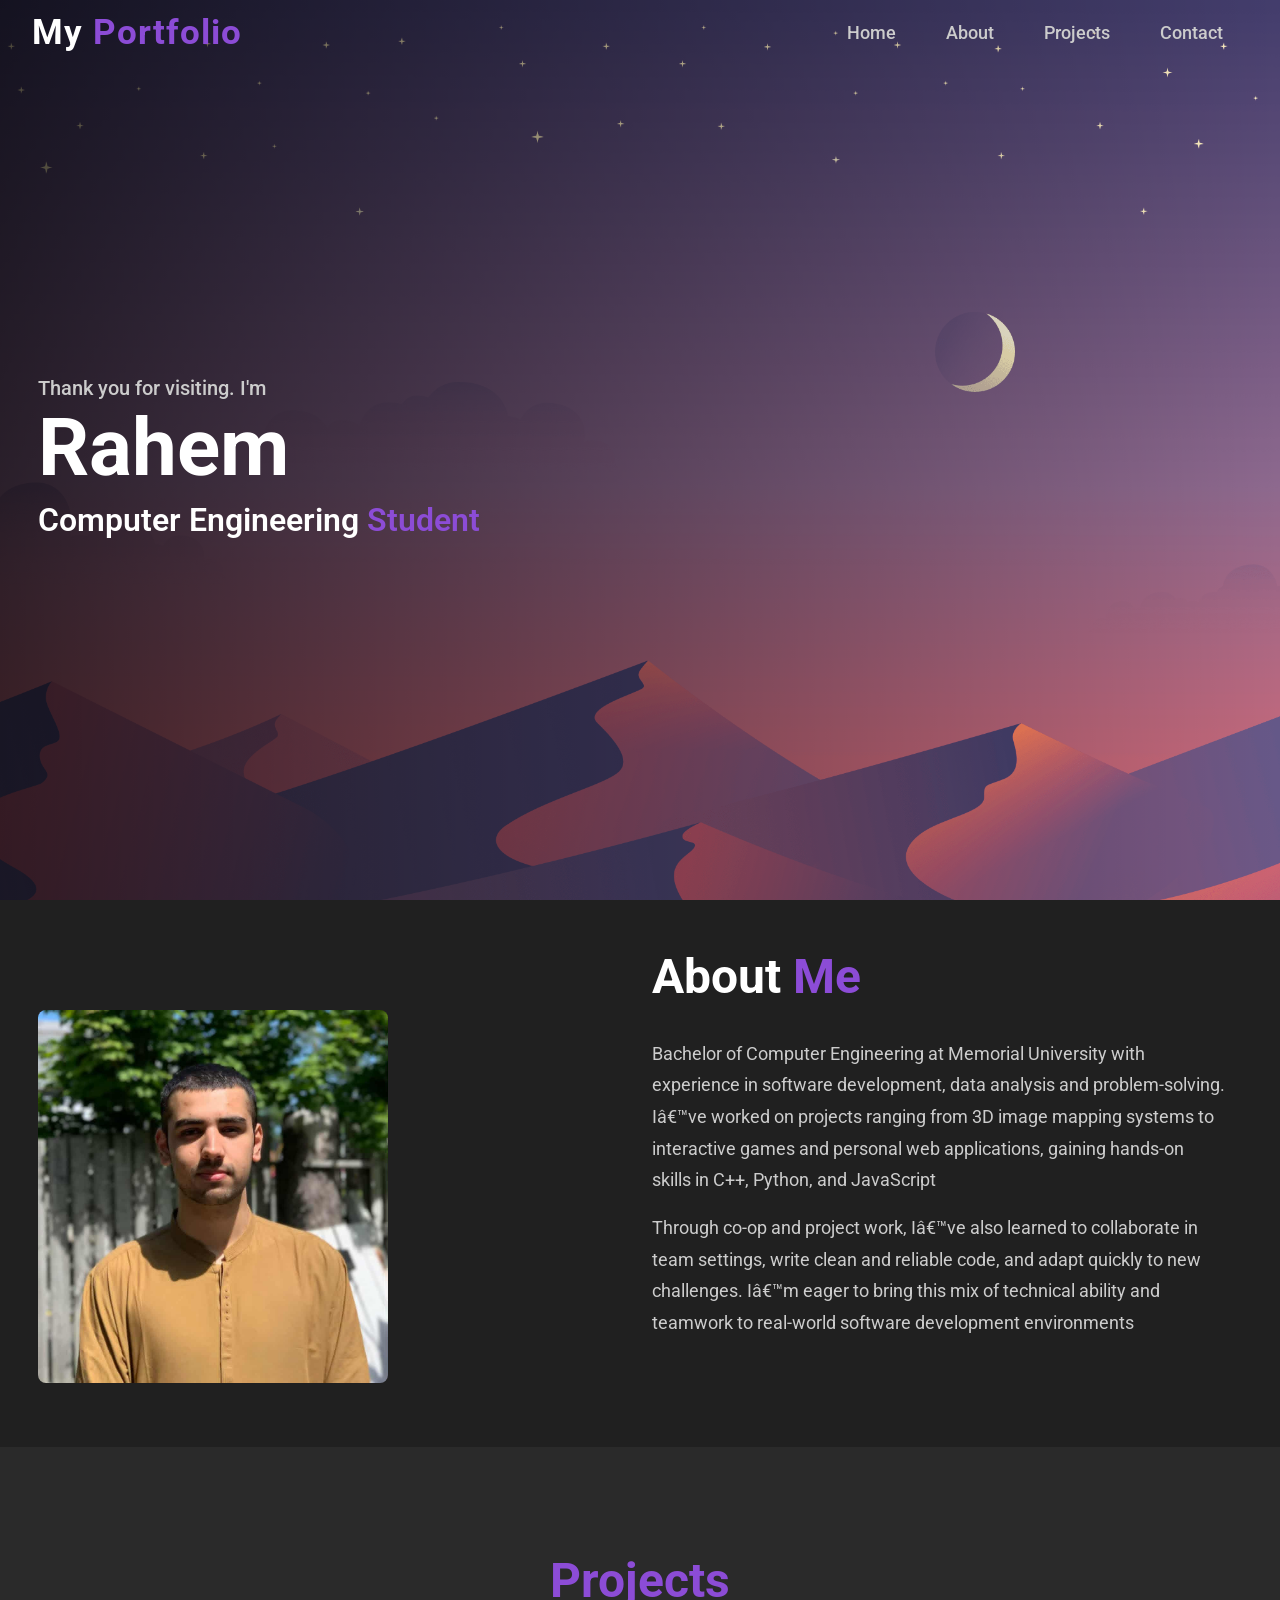
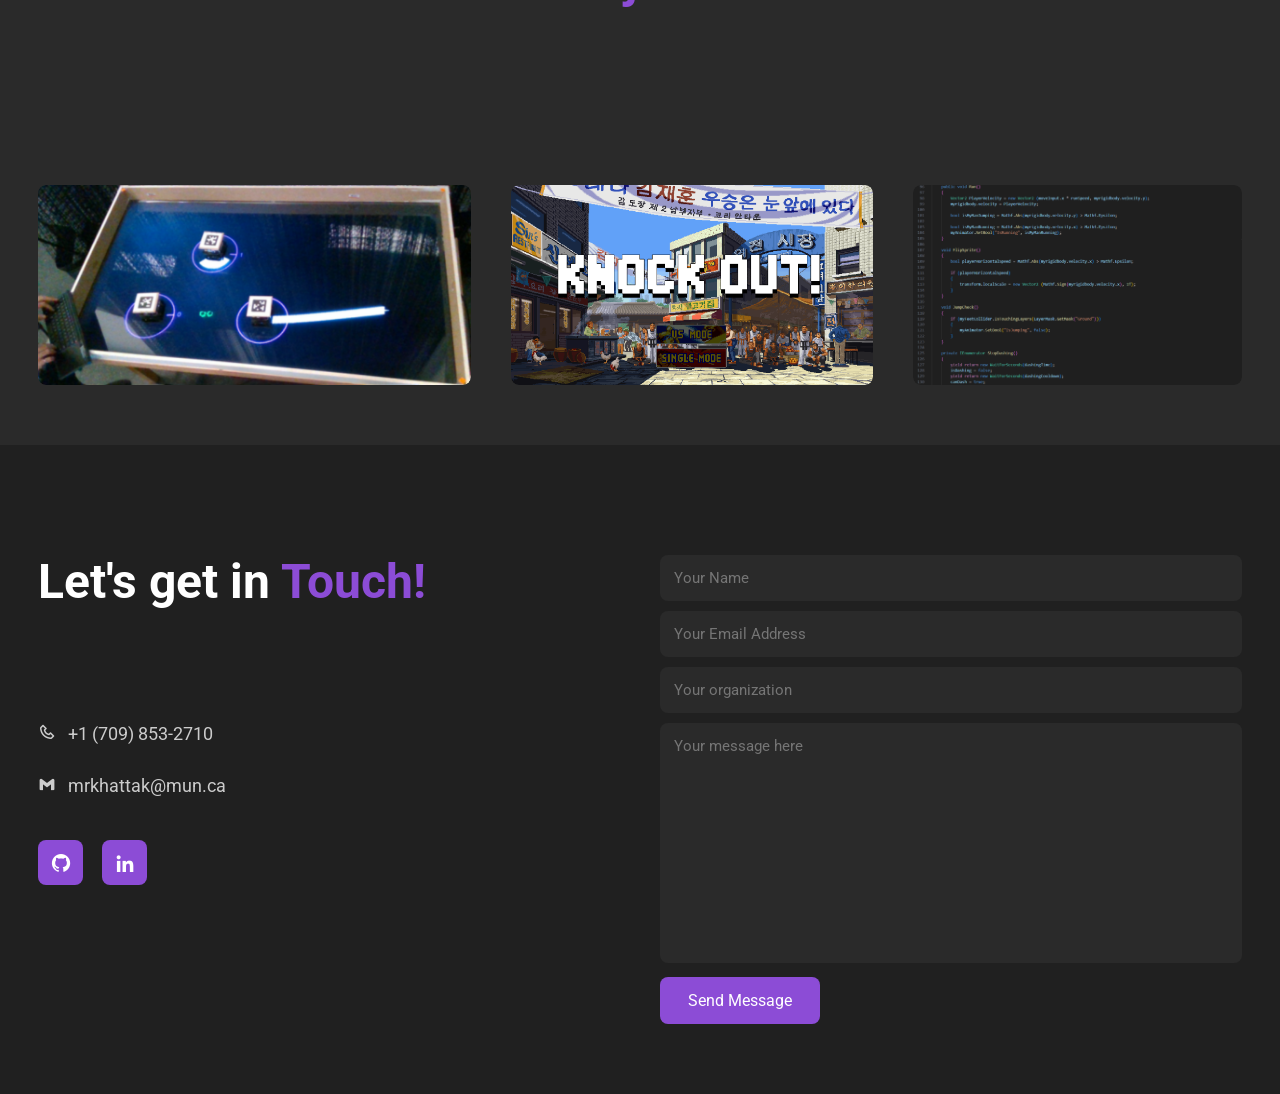
<file: index.html>
<!DOCTYPE html>
<html>
<head>
    <meta charset="utc-8">
    <meta name="viewport" content="width=device-width, initial-scale=1">
    <title>Rahem Portfolio</title>

    <link rel="stylesheet" href="style.css">
    <link rel="stylesheet" href="https://cdn.jsdelivr.net/npm/boxicons@latest/css/boxicons.min.css">
</head>

<body>

    <header>
        <a href="#" class="title">My <span>Portfolio</span></a>

        <ul class="nav">
            <li><a href="#home">Home</a></li>
            <li><a href="#about">About</a></li>
            <li><a href="#projects">Projects</a></li>
            <li><a href="#contact">Contact</a></li>
        </ul>

        <div class="bx bx-menu" id="menu-icon"></div>
    </header>

    <section class="home" id="home">
        <div class="home-bio">
            <div class="bio">
                <span class="thanks">Thank you for visiting. I'm</span>
            </div>
            <h1>Rahem</h1>
            <h3>Computer Engineering <span>Student</span></h3>
        </div>
    </section>

    <section class="about" id="about">
        <div class="A-img">
            <img src="assets/personal.jpg">
        </div>

        <div class="about-text">
            <h2> About <span>Me</span></h2>
            <br><br>
            <p>Bachelor of Computer Engineering at Memorial University with experience in software development, data analysis and problem-solving. I’ve worked on projects ranging from 3D image mapping systems to interactive games and personal web applications, gaining hands-on skills in C++, Python, and JavaScript</p>
            <p>Through co-op and project work, I’ve also learned to collaborate in team settings, write clean and reliable code, and adapt quickly to new challenges. I’m eager to bring this mix of technical ability and teamwork to real-world software development environments</p>
            <a href="#" class="btn"></a>
        </div>
    </section>

    <section class="projects" id="projects">
        <div class="accolades">
            <h2 class="proj-title"><span>Projects</span></h2>
        </div>

        <div class="project-content">
            <div class="row">
                <img src="assets/zumo.png">
                <div class="layer">
                    <h5>Will-o-Wisp</h5>
                    <a href="https://github.com/rahemk/will-o-wisp" target="_blank"><i class='bx bx-link-external'></i></a>
                </div>
            </div>

            <div class="row">
                <img src="assets/bg.png">
                <div class="layer">
                    <h5>2D Fighting Game</h5>
                    <a href="https://github.com/rahemk/2D-FightingGame" target="_blank"><i class='bx bx-link-external'></i></a>
                </div>
            </div>

            <div class="row">
                <img src="assets/pm.PNG">
                <div class="layer">
                    <h5>Player-Movement Script</h5>
                    <a href="https://github.com/rahemk/PlayerMovement" target="_blank"><i class='bx bx-link-external'></i></a>
                </div>
            </div>
        </div>
    </section>

    <section class="contact" id="contact">
        <div class="contact-text">
            <h2>Let's get in <span>Touch!</span></h2>
            <div class="list">
                <li><a href="#"><i class='bx bx-phone'></i> &nbsp; +1 (709) 853-2710</a></li>
                <br>
                <li><a href="#"><i class='bx bxl-gmail'></i> &nbsp; mrkhattak@mun.ca</a></li>
            </div>

            <div class="contact-icons">
                <a href="https://github.com/rahemk" target="_blank"><i class='bx bxl-github' ></i></a>
                <a href="https://www.linkedin.com/in/rahem-khattak/" target="_blank"><i class='bx bxl-linkedin' ></i></a>
            </div>
        </div>

        <div class="contact-form">
            <form action="https://formsubmit.co/mrkhattak@mun.ca" method="POST"> 
                <input type="name" placeholder="Your Name" name="name" required>
                <input type="email" placeholder="Your Email Address" name="email">
                <input type="name" placeholder="Your organization" name="org">
                <textarea name="Message" cols="35" rows="10" placeholder="Your message here" required></textarea>
                <input type="submit" value="Send Message" class="submit" required>
            </form>
        </div>
    </section>

    <script type="text/javascript" src="jscript.js"></script>
</body>
</html>
</file>
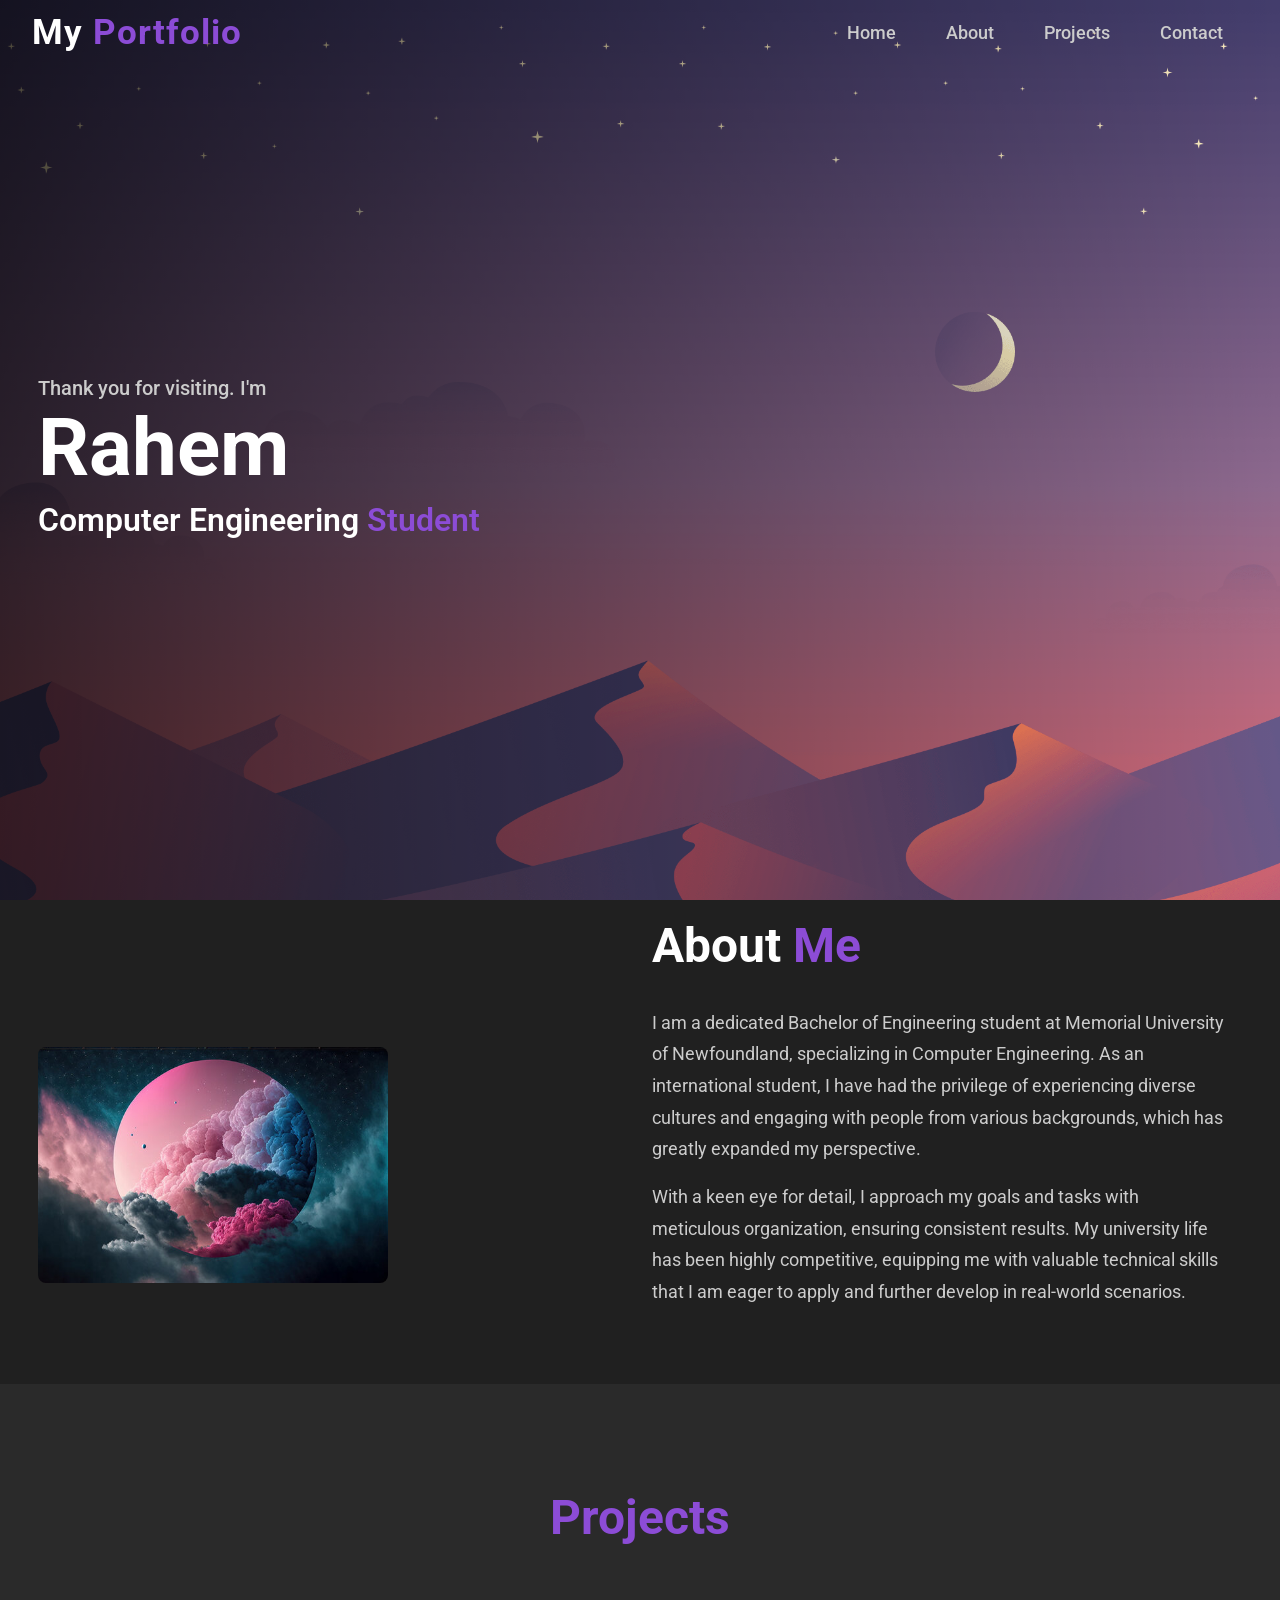
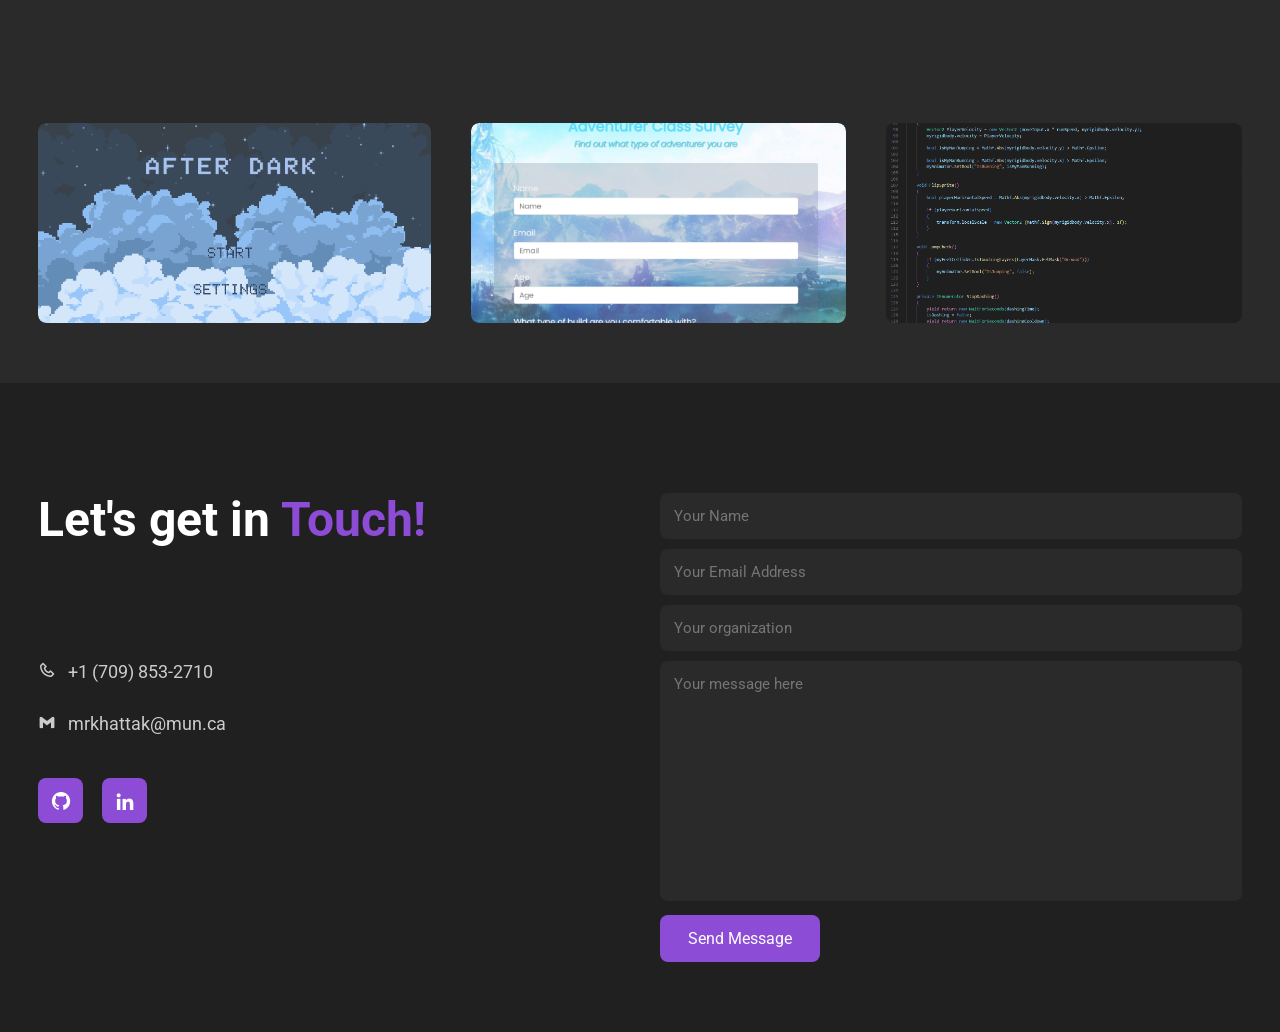
<file: port.html>
<!DOCTYPE html>

<html>
<head>
    <meta charset="utc-8">
    <meta name="viewport" content="width-device-width, initial-scale=1">
    <title>Rahem Portfolio</title>

    <link rel="stylesheet" href="style.css">

    <link rel="stylesheet" href="https://cdn.jsdelivr.net/npm/boxicons@latest/css/boxicons.min.css">
</head>

<body>

    <!--Home Design-->

    <header>
        <a href="#" class="title">My <span>Portfolio</span></a>

        <ul class="nav">
            <li><a href="#home">Home</a></li>
            <li><a href="#about">About</a></li>
            <li><a href="#projects">Projects</a></li>
            <li><a href="#contact">Contact</a></li>
        </ul>

        <div class="bx bx-menu" id="menu-icon"></div>
    </header>

    <section class="home" id="home">
        <div class="home-bio">
            <div class="bio">
                <span class="thanks">Thank you for visiting. I'm</span>
            </div>
            <h1>Rahem</h1>
            <h3>Computer Engineering <span>Student</span></h3>
        </div>

    </section>

    <!--About Design-->

    <section class="about" id="about">
        <div class="A-img">
            <img src="/assets/1.jpg">
        </div>

        <div class="about-text">
            <h2> About <span>Me</span></h2>
            <br>
            <br>
            <p>I am a dedicated Bachelor of Engineering student at Memorial University of Newfoundland, specializing in Computer Engineering. As an international student, I have had the privilege of experiencing diverse cultures and engaging with people from various backgrounds, which has greatly expanded my perspective.</p>
            <p>With a keen eye for detail, I approach my goals and tasks with meticulous organization, ensuring consistent results. My university life has been highly competitive, equipping me with valuable technical skills that I am eager to apply and further develop in real-world scenarios.</p>
            <a href="#" class="btn"></a>
        </div>

    </section>

    <!--? Design

    <section class="education" id="educations">
        <div class="accolades">
            <p></p>
            <h2 class="work-xp"><span>Work Experience</span></h2>
        </div>

        <div class="services">
            <div class="box">
                <div class="s-icons">

                </div>
                <h3>Co-op Engineering Student</h3>
                <p>

            <div class="box">
                <div class="s-icons">

                </div>
                <h3>Text 1</h3>
                <p> bla bla bla bla</p>
            </div>
        </div>

    </section>

        -->


    <!--Projects Design-->

    <section class="projects" id="projects">
        <div class="accolades">
            <h2 class="proj-title"><span>Projects</span></h2>
        </div>

        <div class="project-content">
            <div class="row">
                <img src="/assets/Capture.PNG">
                <div class="layer">
                    <h5>AfterDark Unity Game</h5>
                    <a href="https://github.com/rahemk/AfterDark" target="_blank"><i class='bx bx-link-external'></i></a>
                </div>
            </div>

            <div class="row">
                <img src="/assets/ad.PNG">
                <div class="layer">
                    <h5>Adventure-form</h5>
                    <a href="https://github.com/rahemk/Adventure-form" target="_blank"><i class='bx bx-link-external'></i></a>
                </div>
            </div>

            <div class="row">
                <img src="/assets/pm.PNG">
                <div class="layer">
                    <h5>Player-Movement Script</h5>
                    <a href="https://github.com/rahemk/Adventure-form" target="_blank"><i class='bx bx-link-external'></i></a>
                </div>
            </div>
        </div>

    </section>

    <!--contact Design-->

    <section class="contact" id="contact">
        <div class="contact-text">
            <h2>Let's get in <span>Touch!</span></h2>
            <h4></h4>
            <p></p>
            <div class="list">
                <li><a href="#"><i class='bx bx-phone'></i> &nbsp; +1 (709) 853-2710</a></li>
                <br>
                <li><a href="#"><i class='bx bxl-gmail'></i> &nbsp; mrkhattak@mun.ca</a></li>
            </div>

            <div class="contact-icons">
                <a href="https://github.com/rahemk" target="_blank"><i class='bx bxl-github' ></i></a>
                <a href="https://www.linkedin.com/in/rahem-khattak/" target="_blank"><i class='bx bxl-linkedin' ></i></a>
            </div>
        </div>

        <div class="contact-form">
            <form action="https://formsubmit.co/mrkhattak@mun.ca" method="POST"> 
                <input type="name" placeholder="Your Name" name="name" required>
                <input type="email" placeholder="Your Email Address" name="email">
                <input type="name" placeholder="Your organization" name="org">
                <textarea name="Message" id="" cols="35" rows="10" placeholder="Your message here" required></textarea>
                <input type="submit" value="Send Message" class="submit" required>
            </form>
        </div>
        
        
        
    </section>






    <script type="text/javascript" src="jscript.js"></script>


</body>
</html>
</file>
<file: style.css>
@import url('https://fonts.googleapis.com/css2?family=Roboto:wght@300;400;700;900&display=swap');

*{
    padding: 0;
    margin: 0;
    box-sizing: border-box;
    font-family: 'Roboto', sans-serif;
    text-decoration: none;
    list-style: none;
    scroll-behavior: smooth;
}

:root{
    --bg-color: #2a2a2a;
    --second-bg-color: #202020;
    --text-color: #fff;
    --second-color:#ccc;
    --main-color: #8c4cd6;
    --big-font: 5rem;
    --h2-font: 3rem;
    --p-font: 1.1rem;
}

body {
    background: var(--bg-color);
    color: var(--text-color);
}

header{
    position: fixed;
    width: 100%;
    top: 0;
    right: 0;
    z-index: 1000;
    display: flex;
    align-items: center;
    justify-content: space-between;
    background: transparent;
    padding: 22px 15%;
    border-bottom: 1px solid transparent;
    transition: all .55s ease;
}

.title {
    color: var(--text-color);
    font-size: 35px;
    font-weight: 700;
    letter-spacing: 1px;
}

span{
    color: var(--main-color);
}

.nav {
    display: flex;
}

.nav a{
    color: var(--second-color);
    font-weight: 500;
    font-size: 18px;
    margin: 0 25px;
    transition: all .55s ease;
}

.nav a:hover {
    color: var(--main-color);
}

#menu-icon {
    font-size: 30px;
    color: var(--text-color);
    z-index: inherit;
    cursor: pointer;
    margin-left: 25px;
    display: none;
}

section{
    padding: 160px 15% 120px;
}

.home {
    position: relative;
    height: 100vh;
    width: 100%;
    background-image: linear-gradient(to left, rgba(0, 0, 0, 0), rgba(0, 0, 0, 0.7)),
                      url("assets/84248.png");
    background-size: cover;
    background-position: center;
    display: flex;
    align-items: center;
    justify-content: flex-start;
}




.bio{
    margin-bottom: 1px;
}

.thanks {
    display: inline-block;
    color: var(--second-color);
    font-size: 20px;
    font-weight: 500;
}

.home h1{
    font-size: var(--big-font);
    font-weight: 700;
    color: var(--text-color);
    list-style: 1.1;
    margin: 0 0 8px 
}

.home h3{
    color: var(--text-color);
    margin: 0 0 35px;
    font-size: 2rem;
    font-weight: 600;
    line-height: 1.1;
}

.home p{
    color: var(--second-color);
    font-size: var(--p-font);
    line-height: 1.8;
    margin-bottom: 40px;
}

header.sticky{
    background: var(--bg-color);
    border-bottom: 1px solid #ffffff1a;
    padding: 12px 15%;
}

.about {
    display: grid;
    background-color: var(--second-bg-color);
    grid-template-columns: repeat(2, 1fr);
    align-items: center;
    gap: 1.5rem;
}

.A-img img{
    max-width: 350px;
    height: auto;
    width: 100%;
    border-radius: 8px;
    margin-right: 120px;
}

.about-text h2{
    font-size: var(--h2-font);
    line-height: 1;
    margin-top: -15%;
}

.about-text p{
    color: var(--second-color);
    font-size: var(--p-font);
    line-height: 1.8;
    margin-bottom: 1rem;
    margin-right: 1rem;
    max-width: 100%;
}

.education {
    background: var(--second-bg-color);
}

.accolades {
    text-align: center;
}

.accolades p{
    color: var(--second-color);
    font-size: 15px;
    margin-bottom: 15px;
}

.accolades h2{
    font-size: var(--h2-font);
    line-height: 1;
}

.work-xp {
    margin-top: -5%;
}

.proj-title {
    margin-bottom: 15%;
}

.services{
    display: grid;
    grid-template-columns: repeat(auto-fit, minmax(250px, auto));
    align-items: center;
    gap: 2.5rem;
    margin-top: 5rem;
}

.box {
    background: var(--bg-color);
    padding: 35px 45px;
    border-radius: 8px;
    transition: all .45 ease;
}

.project-content{
    display: grid;
    grid-template-columns: repeat(auto-fit, minmax(250px, auto));
    align-items: center;
    gap: 2.5rem;
    margin-top: 5rem;
}

.row {
    position: relative;
    overflow: hidden;
    border-radius: 8px;
    cursor: pointer;
    height: 200px; /* Adjust the height as per your requirement */
}

.row img {
    width: 100%;
    height: 100%;
    object-fit: cover;
    border-radius: 8px;
    display: block;
    transition: transform 0.5s;
}


.layer{
    width: 100%;
    height: 0;
    background: linear-gradient(rgba(0,0,0,0.1), #5d24ad);
    position: absolute;
    border-radius: 8px;
    left: 0;
    bottom: 0;
    overflow: hidden;
    display: flex;
    align-items: center;
    justify-content: center;
    text-align: center;
    padding: 0 40px;
    flex-direction: column;
    transition: height 0.45s;
}

.layer h5{
    font-size: 20px;
    font-weight: 600;
    margin-bottom: 15px;
}

.layer p{
    color: var(--second-color);
    font-size: 1rem;
    line-height: 1.8;
}

.layer i{
    color: var(--main-color);
    margin-top: 40px;
    font-size: 20px;
    background: var(--text-color);
    width: 30px;
    height: 30px;
    display: flex;
    align-items: center;
    justify-content: center;
    border-radius: 50%;
}

.row:hover img{
    transform: scale(1.1);
}

.row:hover .layer{
    height: 80%;
}

.contact{
    background: var(--second-bg-color);
    display: grid;
    grid-template-columns: repeat(2, 1fr);
    align-items: center;
    gap: 2.5rem;
}

.contact-text h4{
    color: var(--text-color);
    margin: 18px 0;
    font-size: 20px;
    font-weight: 600;
}

.contact-text h2{
    font-size: var(--h2-font);
    line-height: 1;
    margin-top: -25%;
    margin-bottom: 20%;
}

.contact-text p{
    color: var(--second-color);
    font-size: var(--p-font);
    line-height: 1.8;
    margin-bottom: 30px;
}

.list{
    margin-bottom: 2.8rem;
}

.list li{
    margin-bottom: 12px;
}

.list li a{
    display: block;
    color: var(--second-color);
    font-size: 18px;
    transition: all .45s ease;
}

.contact-icons i{
    height: 45px;
    width: 45px;
    background: var(--main-color);
    color: var(--text-color);
    font-size: 22px;
    display: inline-flex;
    align-items: center;
    justify-content: center;
    border-radius: 8px;
    margin-right: 15px;
    transition: all .45s ease;
}

.contact-icons i:hover{
    background: var(--text-color);
    color: var(--main-color);
}

.contact-form form{
    position: relative;
}


.contact-form form input, form textarea{
    width: 100%;
    padding: 14px;
    background: var(--bg-color);
    color: var(--text-color);
    border: none;
    outline: none;
    font-size: 15px;
    border-radius: 8px;
    margin-bottom: 10px;
}

.contact-form textarea{
    resize: none;
    height: 240px;
}

.contact-form .submit{
    display: inline-block;
    font-size: 16px;
    background: var(--main-color);
    color: var(--text-color);
    width: 160px;
    transition: all .45s ease;
}

.contact-form .submit:hover{
    background: var(--text-color);
    color: var(--main-color);
}


@media (max-width: 1480px) {
    header{
        padding: 12px 2.5%;
        transition: .1s;
    }

    header.sticky{
        padding: 10px 2.5%;
        transition: .1s;
    }

    section {
        padding: 110px 3% 60px;
    }
}

@media (max-width: 1100px) {
    :root {
        --big-font: 4rem;
        --h2-font: 2.5rem;
        --p-font: 1rem;
        transition: .1s;
    }

    .home{
        height: 87vh;
    }

    .home h3{
        font-size: 2.5rem;
    }
}

@media (max-width: 920px) {
    .about{
        grid-template-columns: 1fr;
    }

    .A-img{
        text-align: center;
        order: 2;
    }
    .A-img img{
        width: 100%;
        height: auto;
        max-width: 100%
    }

    .contact{
        grid-template-columns: 1fr;
    }
}

@media (max-width: 820px){
    #menu-icon{
        display: block;
    }

    .nav{
        position: absolute;
        top: -1000px;
        right: 0;
        left: 0;
        display: flex;
        flex-direction: column;
        background: var(--bg-color);
        text-align: left;
        transition: all .45s ease;
    }

    .nav a{
        display: block;
        margin: 17px;
        font-size: 20px;
        transition: all .45s ease;
        color: var(--text-color);
    }

    .nav a:hover{
        color: var(--main-color);
    }

    .nav a:active{
        color: var(--text-color);
    }

    .nav.open{
        top: 100%;
    }
}
</file>
